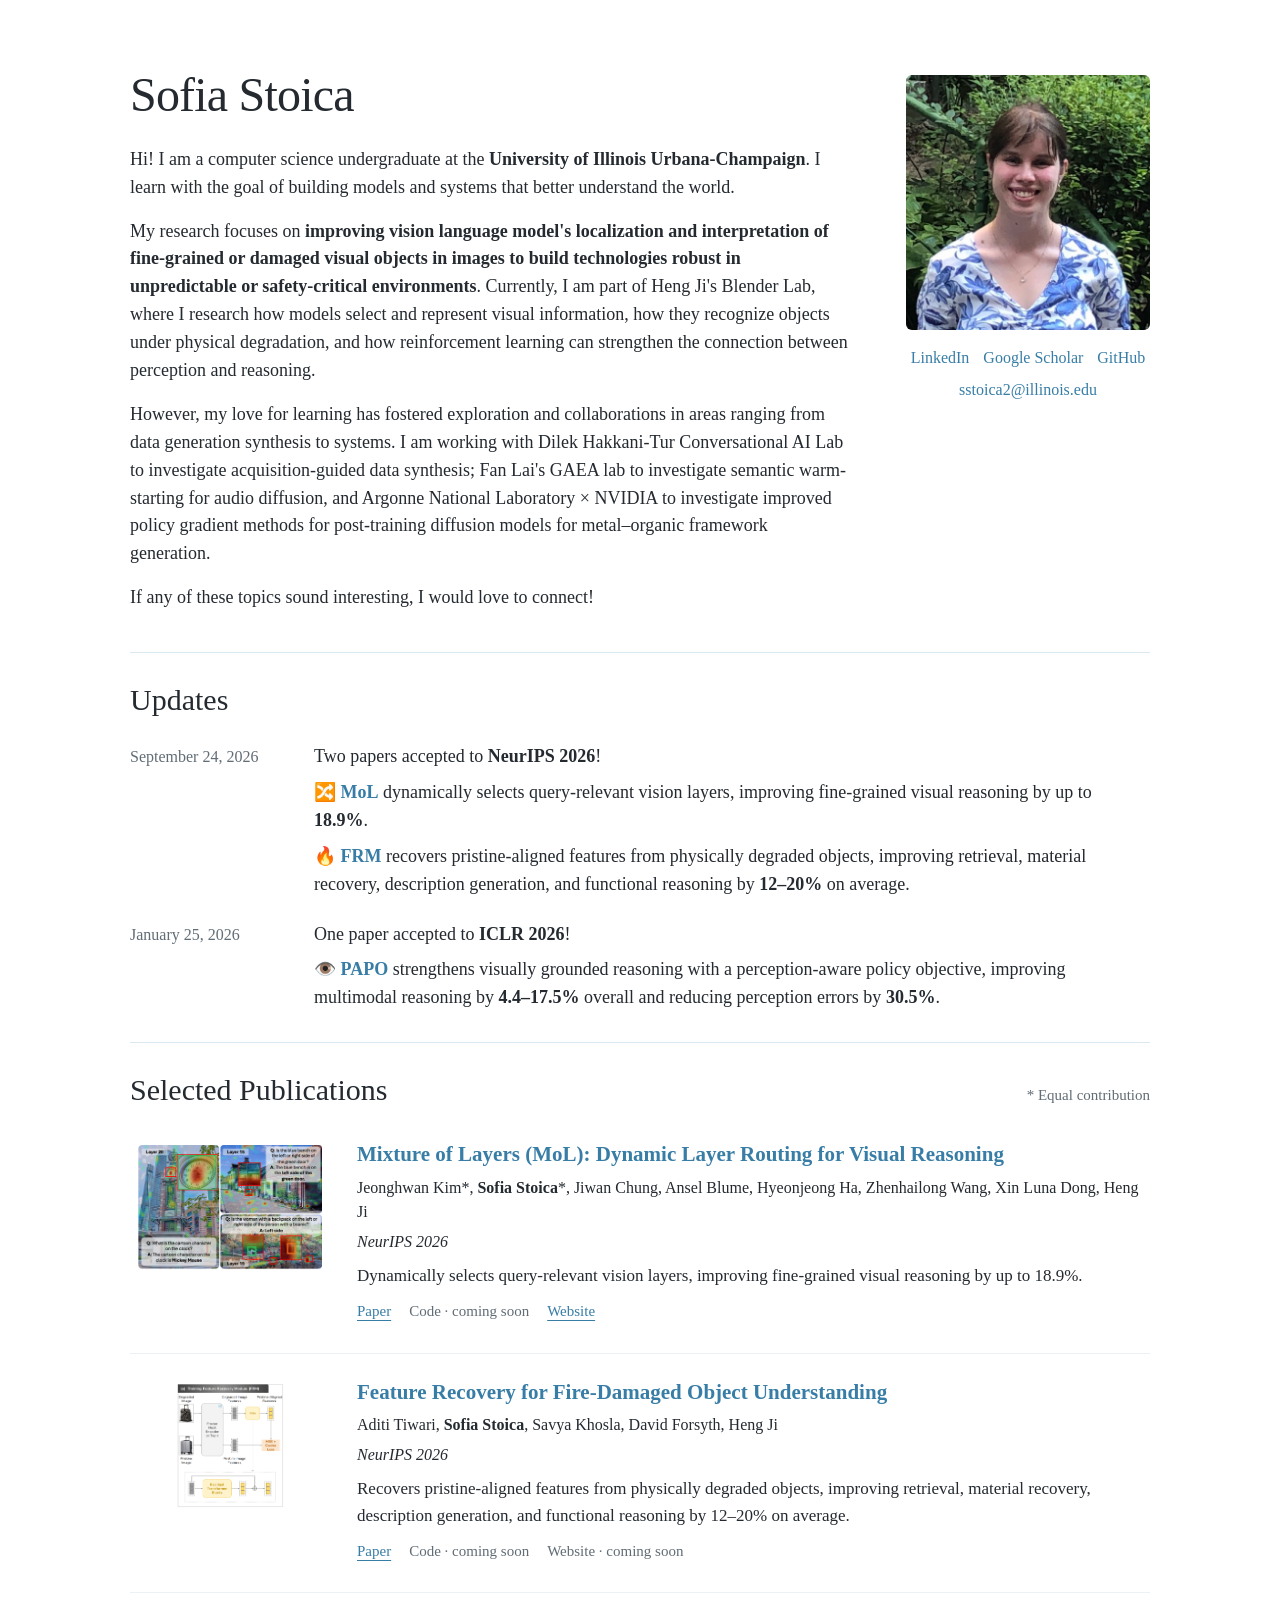
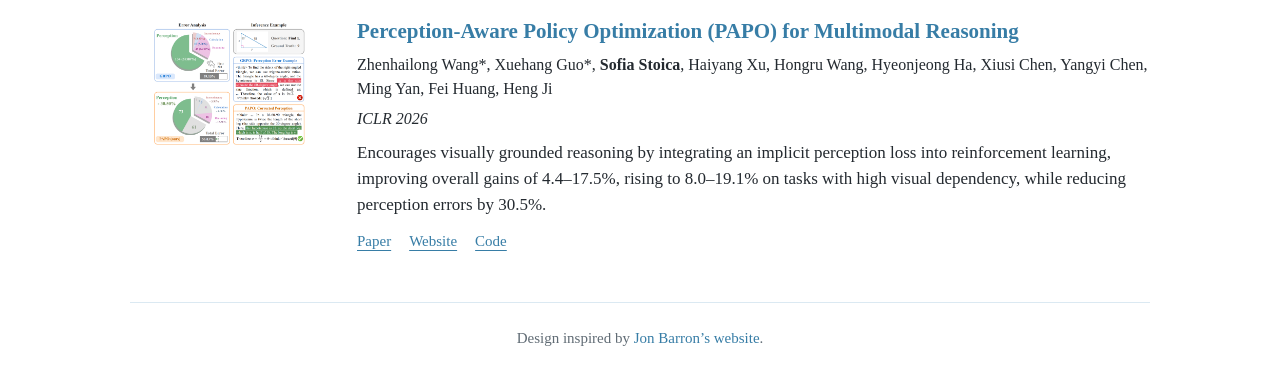
<file: index.html>
<!doctype html>
<html lang="en">
<head>
  <meta charset="utf-8">
  <meta name="viewport" content="width=device-width, initial-scale=1">
  <!-- UPDATED: Sofia's metadata; no third-party analytics, trackers, or font downloads. -->
  <title>Sofia Stoica</title>
  <meta name="description" content="Sofia Stoica — computer science undergraduate at the University of Illinois Urbana-Champaign, researching improving vision language model's localization and interpretation of fine-grained or damaged visual information in images to build technologies robust in unpredictable or safety-critical environments.">
  <link rel="icon" href="assets/favicon.svg" type="image/svg+xml">
  <link rel="stylesheet" href="styles.css">
</head>
<body>
  <a class="skip-link" href="#main">Skip to content</a>
  <main id="main" class="page">
    <!-- UPDATED [1–5, 8]: Original layout inspired by Sophia Tang: biography left, photograph and contacts right.
         Font and all accent colors are defined in styles.css. No contact links appear in the footer. -->
    <header class="intro">
      <div class="biography">
        <h1>Sofia Stoica</h1>
        <!-- UPDATED [3]: Variant of the accessible LinkedIn opening, grounded in the CV.
             SOURCE: https://www.linkedin.com/in/sofia-stoica-6ab805325/
             TODO [3]: The full LinkedIn About text was not publicly accessible. Replace/refine these paragraphs
             if you want a closer adaptation of the full bio. No unseen LinkedIn details were invented. -->
        <p>Hi! I am a computer science undergraduate at the <strong>University of Illinois Urbana-Champaign</strong>. I learn with the goal of building models and systems that better understand the world.</p>
        <p>My research focuses on <strong>improving vision language model's localization and interpretation of fine-grained or damaged visual objects in images to build technologies robust in unpredictable or safety-critical environments</strong>. Currently, I am part of Heng Ji's Blender Lab, where I research how models select and represent visual information, how they recognize objects under physical degradation, and how reinforcement learning can strengthen the connection between perception and reasoning.</p>
        <p>However, my love for learning has fostered exploration and collaborations in areas ranging from data generation synthesis to systems. I am working with Dilek Hakkani-Tur Conversational AI Lab to investigate acquisition-guided data synthesis; Fan Lai's GAEA lab to investigate semantic warm-starting for audio diffusion, and Argonne National Laboratory × NVIDIA to investigate improved policy gradient methods for post-training diffusion models for metal–organic framework generation.</p>
        <p>If any of these topics sound interesting, I would love to connect!</p>
      </div>
      <aside class="profile" aria-label="Profile and contact information">
        <!-- UPDATED [8]: Supplied IMG_2378.jpg copied unchanged to assets/images/profile.jpg. -->
        <img class="portrait" src="assets/images/profile.jpg" alt="Sofia Stoica" width="995" height="1038" fetchpriority="high">
        <!-- UPDATED [4, 5]: The ONLY contact block on the page. No Twitter or other social accounts. -->
        <nav class="contacts" aria-label="Contact Sofia">
          <a href="https://www.linkedin.com/in/sofia-stoica-6ab805325/">LinkedIn</a>
          <a href="https://scholar.google.com/citations?user=KhMBJK4AAAAJ&amp;hl=en">Google Scholar</a>
          <a href="https://github.com/SStoica12">GitHub</a>
          <a class="email" href="mailto:sstoica2@illinois.edu">sstoica2@illinois.edu</a>
        </nav>
      </aside>
    </header>
    <section class="updates" aria-labelledby="updates-title">
      <h2 id="updates-title">Updates</h2>
      <!-- UPDATED [6]: Exactly two dated updates. September wording and dates supplied by Sofia.
           January results are in the supplied LinkedIn profile's ICLR acceptance announcement and PAPO project page. -->
      <div class="update">
        <time datetime="2026-09-24">September 24, 2026</time>
        <div><p class="announcement">Two papers accepted to <strong>NeurIPS 2026</strong>!</p>
          <p>🔀 <a href="#mol"><strong>MoL</strong></a> dynamically selects query-relevant vision layers, improving fine-grained visual reasoning by up to <strong>18.9%</strong>.</p>
          <p>🔥 <a href="#frm"><strong>FRM</strong></a> recovers pristine-aligned features from physically degraded objects, improving retrieval, material recovery, description generation, and functional reasoning by <strong>12–20%</strong> on average.</p>
        </div>
      </div>
      <div class="update">
        <time datetime="2026-01-25">January 25, 2026</time>
        <div><p class="announcement">One paper accepted to <strong>ICLR 2026</strong>!</p>
          <p>👁️ <a href="#papo"><strong>PAPO</strong></a> strengthens visually grounded reasoning with a perception-aware policy objective, improving multimodal reasoning by <strong>4.4–17.5%</strong> overall and reducing perception errors by <strong>30.5%</strong>.</p>
        </div>
      </div>
    </section>
    <section class="publications" aria-labelledby="publications-title">
      <!-- UPDATED [7]: All eight distinct CV works, including work in submission. No unsupported acceptance claims.
           AcquisitionSynthesis/SoundWeaver full titles are from Sofia's supplied LinkedIn profile.
           TODO: Google Scholar blocked access; compare its complete list against this list when accessible.
           TODO: CV lists Nature Computational Science for MOF without a publication status. Confirm status
           before adding that venue to the public page. Currently shows only the CV's collaboration affiliation. -->
      <div class="section-heading"><h2 id="publications-title">Selected Publications</h2><p>* Equal contribution</p></div>
      <!-- UPDATED [7]: Mixture of Layers: Dynamic Layer Routing for Visual Reasoning; authors from Research_Resume.pdf.
           TODO [7]: Replace assets/images/publications/MOL.png with your figure.
           If using PNG/JPG/WebP, update the src below to match the filename.
           Paper URL supplied in the CV.
           TODO [7]: Replace the two coming-soon spans with actual Code/Website links when released. -->
      <article class="publication" id="mol">
        <img class="paper-image" src="assets/images/publications/MOL.png" alt="MoL — publication figure coming soon" width="640" height="400" loading="lazy">
        <div class="paper-body">
          <h3>Mixture of Layers (MoL): Dynamic Layer Routing for Visual Reasoning</h3>
          <p class="authors">Jeonghwan Kim*, <strong>Sofia Stoica</strong>*, Jiwan Chung, Ansel Blume, Hyeonjeong Ha, Zhenhailong Wang, Xin Luna Dong, Heng Ji</p>
          <p class="venue">NeurIPS 2026</p>
          <p class="summary">Dynamically selects query-relevant vision layers, improving fine-grained visual reasoning by up to 18.9%.</p>
          <div class="paper-links"><a href="https://arxiv.org/pdf/2610.09440">Paper</a><span class="pending">Code · coming soon</span><a href="https://wjdghks950.github.io/mol.github.io/">Website</a></div>
        </div>
      </article>
      <!-- UPDATED [7]: Feature Recovery for Fire-Damaged Object Understanding; authors from Research_Resume.pdf.
           TODO [7]: Replace assets/images/publications/FRM.png with your figure.
           If using PNG/JPG/WebP, update the src below to match the filename.
           Paper URL supplied in the CV.
           TODO [7]: Replace the two coming-soon spans with actual Code/Website links when released. -->
      <article class="publication" id="frm">
        <img class="paper-image" src="assets/images/publications/FRM.png" alt="FRM — publication figure coming soon" width="640" height="400" loading="lazy">
        <div class="paper-body">
          <h3>Feature Recovery for Fire-Damaged Object Understanding</h3>
          <p class="authors">Aditi Tiwari, <strong>Sofia Stoica</strong>, Savya Khosla, David Forsyth, Heng Ji</p>
          <p class="venue">NeurIPS 2026</p>
          <p class="summary">Recovers pristine-aligned features from physically degraded objects, improving retrieval, material recovery, description generation, and functional reasoning by 12–20% on average.</p>
          <div class="paper-links"><a href="https://arxiv.org/pdf/2609.12078v1">Paper</a><span class="pending">Code · coming soon</span><span class="pending">Website · coming soon</span></div>
        </div>
      </article>
      <!-- UPDATED [7]: Perception-Aware Policy Optimization (PAPO) for Multimodal Reasoning; authors from Research_Resume.pdf.
           TODO [7]: Replace assets/images/publications/papo.svg with your figure.
           If using PNG/JPG/WebP, update the src below to match the filename.
           Paper URL supplied in the CV.
           PAPO website and code links supplied by Sofia. -->
      <article class="publication" id="papo">
        <img class="paper-image" src="assets/images/publications/PAPO.png" alt="PAPO — publication figure coming soon" width="640" height="400" loading="lazy">
        <div class="paper-body">
          <h3>Perception-Aware Policy Optimization (PAPO) for Multimodal Reasoning</h3>
          <p class="authors">Zhenhailong Wang*, Xuehang Guo*, <strong>Sofia Stoica</strong>, Haiyang Xu, Hongru Wang, Hyeonjeong Ha, Xiusi Chen, Yangyi Chen, Ming Yan, Fei Huang, Heng Ji</p>
          <p class="venue">ICLR 2026</p>
          <p class="summary">Encourages visually grounded reasoning by integrating an implicit perception loss into reinforcement learning, improving overall gains of 4.4–17.5%, rising to 8.0–19.1% on tasks with high visual dependency, while reducing perception errors by 30.5%.</p>
          <div class="paper-links"><a href="https://arxiv.org/pdf/2507.06448">Paper</a><a href="https://mikewangwzhl.github.io/PAPO/">Website</a><a href="https://github.com/MikeWangWZHL/PAPO">Code</a></div>
        </div>
      </article>
      <!-- FIX: Close PAPO before starting the next publication to avoid nested grids. -->
      <!-- UPDATED [7]: RL Fine-Tuning for MOF Generation; authors from Research_Resume.pdf.
           TODO [7]: Replace assets/images/publications/mof.svg with your figure.
           If using PNG/JPG/WebP, update the src below to match the filename.
           TODO [7]: Replace papers/mof.html with the correct paper URL; it is intentionally blank.
           TODO [7]: Replace the two coming-soon spans with actual Code/Website links when released. -->
      <!-- <article class="publication" id="mof">
        <img class="paper-image" src="assets/images/publications/Argonne.png" alt="MOF — publication figure coming soon" width="640" height="400" loading="lazy">
        <div class="paper-body">
          <h3>RL Fine-Tuning for MOF Generation</h3>
          <p class="authors">Logan Ward, Xiaoyun Wang, <strong>Sofia Stoica</strong>, Rahul Khandelwal, Ben Berol, Xiaoli Yan, Eliu Huerta</p>
          <p class="venue"> Nature Compuational Science Journal</p>
          <p class="summary">Investigates whether GRPO can teach generators to produce better metal–organic frameworks through reward feedback, improving AUC of the rewards during training by 11%.</p>
          <div class="paper-links"><a href="papers/mof.html" aria-label="Paper coming soon: RL Fine-Tuning for MOF Generation">Paper · coming soon</a><span class="pending">Code · coming soon</span><span class="pending">Website · coming soon</span></div>
        </div>
      </article> -->
      <!-- FIX: Close SoundWeaver before closing the publications section. -->
    </section>
    <!-- UPDATED [9]: Visible reference credit. This is original HTML/CSS inspired by the reference, not a copy of its source. -->
    <footer>Design inspired by <a href="https://jonbarron.info//">Jon Barron’s website</a>.</footer>
  </main>
</body>
</html>
</file>
<file: styles.css>
/* UPDATED [1]: Times New Roman throughout, including headings and links.
   UPDATED [2]: All accent colors are blue; visited links never turn purple.
   The darker blue is used for readable small links; pale blue is reserved for surfaces and rules. */
:root { color-scheme: light; --ink: #242a30; --muted: #616c75; --blue: #377da6; --blue-hover: #235d80; --line: #dbe9f2; --pale-blue: #f0f7fb; }
* { box-sizing: border-box; }
html { scroll-behavior: smooth; }
body { margin: 0; background: #fff; color: var(--ink); font-family: "Times New Roman", Times, "Liberation Serif", serif; font-size: 18px; line-height: 1.55; }
a, a:visited { color: var(--blue); text-decoration: none; text-underline-offset: 4px; }
a:hover { color: var(--blue-hover); text-decoration: underline; }
a:focus-visible { outline: 2px solid var(--blue); outline-offset: 5px; border-radius: 2px; }
.page { width: min(1020px, calc(100% - 80px)); margin: 68px auto 0; }
.intro { display: grid; grid-template-columns: minmax(0,1fr) 244px; gap: 58px; align-items: start; padding-bottom: 40px; }
h1 { font-weight: 500; font-size: 48px; line-height: 1.12; margin: 0 0 24px; letter-spacing: -.8px; }
h2 { font-size: 30px; font-weight: 500; line-height: 1.2; margin: 0 0 25px; }
p { margin: 0 0 16px; }
.biography p:last-child { margin-bottom: 0; }
.profile { padding-top: 7px; }
.portrait { display: block; width: 100%; height: auto; border-radius: 6px; }
.contacts { display: flex; flex-wrap: wrap; justify-content: center; gap: 6px 14px; font-size: 16px; margin-top: 16px; }
.contacts .email { flex-basis: 100%; text-align: center; margin-top: 2px; }
/* UPDATED [6]: Two updates, aligned dates and compact prose; no extra news. */
section { border-top: 1px solid var(--line); padding-top: 29px; }
.updates { padding-bottom: 30px; }
.update { display: grid; grid-template-columns: 160px minmax(0,1fr); column-gap: 24px; margin-bottom: 22px; }
.update:last-child { margin-bottom: 0; }
time { color: var(--muted); font-size: 16px; padding-top: 2px; }
.update p { margin-bottom: 8px; }
.update p:last-child { margin-bottom: 0; }
.announcement { margin-bottom: 10px; }
.section-heading { display: flex; align-items: baseline; gap: 20px; justify-content: space-between; }
.section-heading p { color: var(--muted); font-size: 15px; }
/* UPDATED [7]: A dedicated, replaceable image for each publication; no invented scientific figures. */
.publication { display: grid; grid-template-columns: 200px minmax(0,1fr); gap: 27px; padding: 25px 0 29px; border-bottom: 1px solid #edf1f5; scroll-margin-top: 25px; }
.publication:first-of-type { padding-top: 8px; }
.publication:last-child { border-bottom: 0; }
.paper-image { width: 100%; height: auto; aspect-ratio: 8/5; object-fit: contain; border-radius: 4px; margin-top: 4px; }
h3 { font-size: 21px; line-height: 1.28; font-weight: 600; color: var(--blue); margin: 0 0 8px; }
.authors { font-size: 16px; line-height: 1.5; margin-bottom: 6px; }
.venue { font-style: italic; font-size: 16px; margin-bottom: 8px; }
.summary { font-size: 17px; margin-bottom: 11px; }
.paper-links { display: flex; flex-wrap: wrap; gap: 7px 18px; font-size: 15px; }
.paper-links a { text-decoration: underline; }
.pending { color: var(--muted); }
/* UPDATED [4, 9]: Footer has only reference attribution, never a duplicate contact block. */
footer { border-top: 1px solid var(--line); padding: 24px 0 35px; margin-top: 20px; color: var(--muted); font-size: 15px; text-align: center; }
.skip-link { position: absolute; top: -100px; left: 20px; background: white; padding: 10px; z-index: 2; }
.skip-link:focus { top: 10px; }
@media (max-width: 760px) { .page { width: calc(100% - 40px); margin-top: 36px; } .intro { grid-template-columns: minmax(0,1fr) 190px; gap: 27px; } h1 { font-size: 40px; } .contacts { gap: 5px 10px; } .update { grid-template-columns: 135px minmax(0,1fr); gap: 16px; } .publication { grid-template-columns: 155px minmax(0,1fr); gap: 20px; } }
@media (max-width: 560px) { body { font-size: 17px; } .page { width: calc(100% - 36px); margin-top: 30px; } .intro { display: flex; flex-direction: column; gap: 25px; padding-bottom: 30px; } .profile { width: 236px; max-width: 100%; align-self: center; padding: 0; } h1 { font-size: 40px; } h2 { font-size: 28px; } .update { grid-template-columns: 1fr; gap: 8px; margin-bottom: 26px; } .section-heading { display: block; margin-bottom: 24px; } .section-heading h2 { margin-bottom: 8px; } .section-heading p { margin: 0; } .publication { grid-template-columns: 1fr; gap: 17px; } .paper-image { width: 200px; max-width: 100%; } h3 { font-size: 21px; } }
@media (prefers-reduced-motion: reduce) { html { scroll-behavior: auto; } }
</file>
